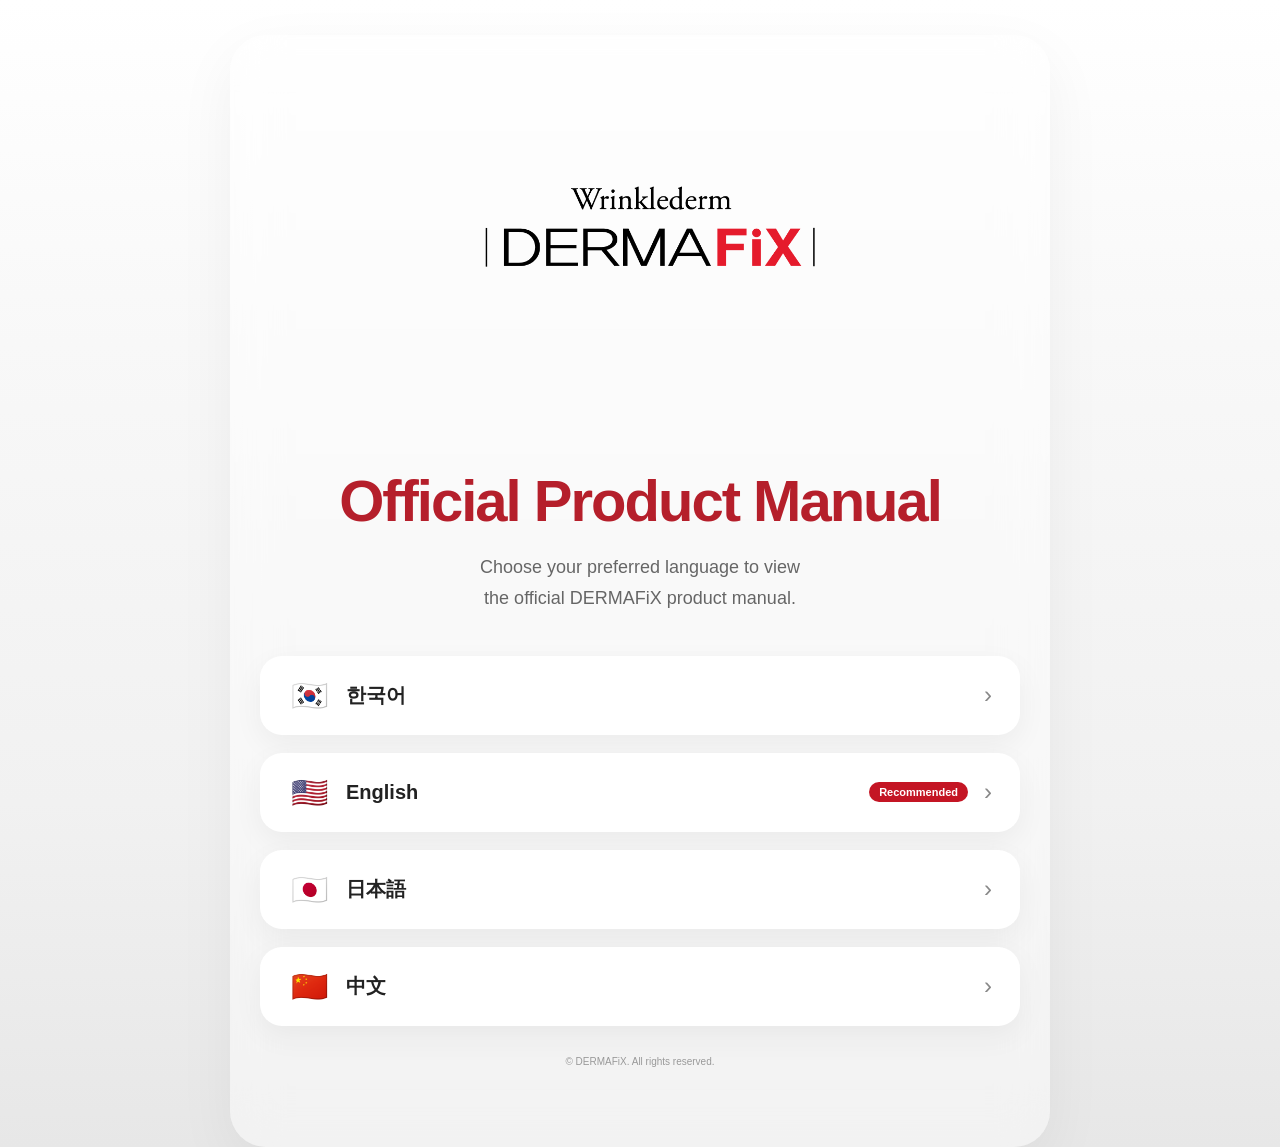
<file: index.html>
<!DOCTYPE html>
<html lang="en">

<head>

    <meta charset="UTF-8">

    <meta name="viewport" content="width=device-width, initial-scale=1.0">

    <title>DERMAFiX Product Manual</title>

    <link rel="stylesheet" href="style.css">

</head>

<body>

<div class="container">

    <!-- Logo -->
    <img src="logo.png" class="logo" alt="DERMAFiX Logo">

    <!-- Title -->
    <h1>Official Product Manual</h1>

    <!-- Description -->
    <p class="sub">
        Choose your preferred language to view<br>
        the official DERMAFiX product manual.
    </p>

    <!-- Language Cards -->
    <div class="cards">

        <!-- Korean -->
        <a href="korea.pdf" class="card" target="_blank">

            <span class="flag">🇰🇷</span>

            <div class="info">
                <strong>한국어</strong>
            </div>

            <span class="badge" id="ko-badge">
                Recommended
            </span>

            <span class="arrow">›</span>

        </a>

        <!-- English -->
        <a href="eng.pdf" class="card" target="_blank">

            <span class="flag">🇺🇸</span>

            <div class="info">
                <strong>English</strong>
            </div>

            <span class="badge" id="en-badge">
                Recommended
            </span>

            <span class="arrow">›</span>

        </a>

        <!-- Japanese -->
        <a href="japan.pdf" class="card" target="_blank">

            <span class="flag">🇯🇵</span>

            <div class="info">
                <strong>日本語</strong>
            </div>

            <span class="badge" id="ja-badge">
                Recommended
            </span>

            <span class="arrow">›</span>

        </a>

        <!-- Chinese -->
        <a href="china.pdf" class="card" target="_blank">

            <span class="flag">🇨🇳</span>

            <div class="info">
                <strong>中文</strong>
            </div>

            <span class="badge" id="zh-badge">
                Recommended
            </span>

            <span class="arrow">›</span>

        </a>

    </div>

    <footer>
        © DERMAFiX. All rights reserved.
    </footer>

</div>

<script src="script.js"></script>

</body>

</html>
</file>
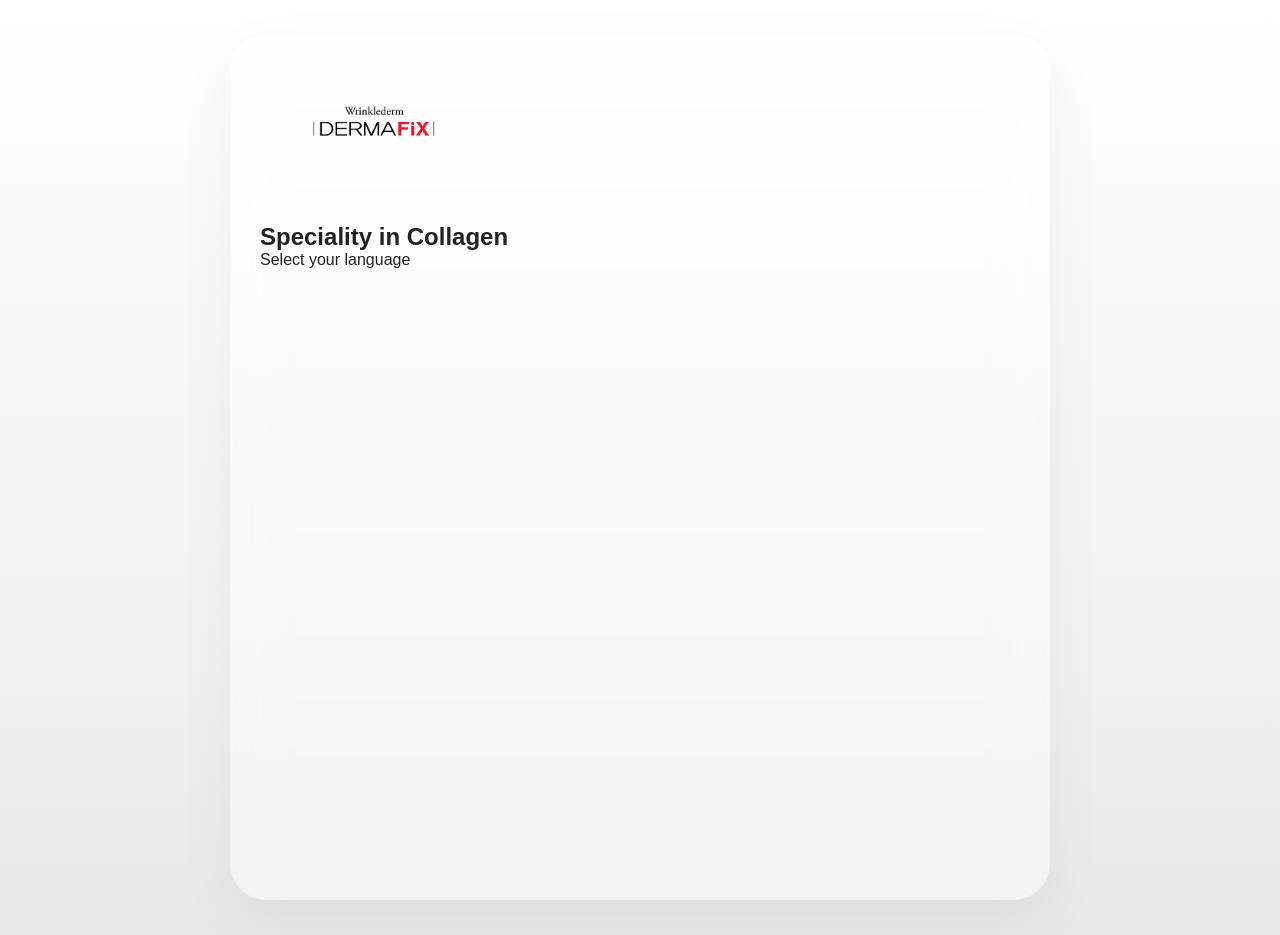
<file: index (2).html>
<!DOCTYPE html>
<html lang="en">
<head>
<meta charset="UTF-8">
<meta name="viewport" content="width=device-width, initial-scale=1.0">
<title>DERMAFIX Manual</title>

<link rel="stylesheet" href="style.css">
</head>

<body>

<div class="container">

    <img src="logo.png" alt="DERMAFIX Logo" style="max-width:220px;width:70%;margin-bottom:20px;">

    <h2>Speciality in Collagen</h2>

    <p>Select your language</p>

    <div id="buttons"></div>

</div>

<script src="script.js"></script>

</body>
</html>
</file>
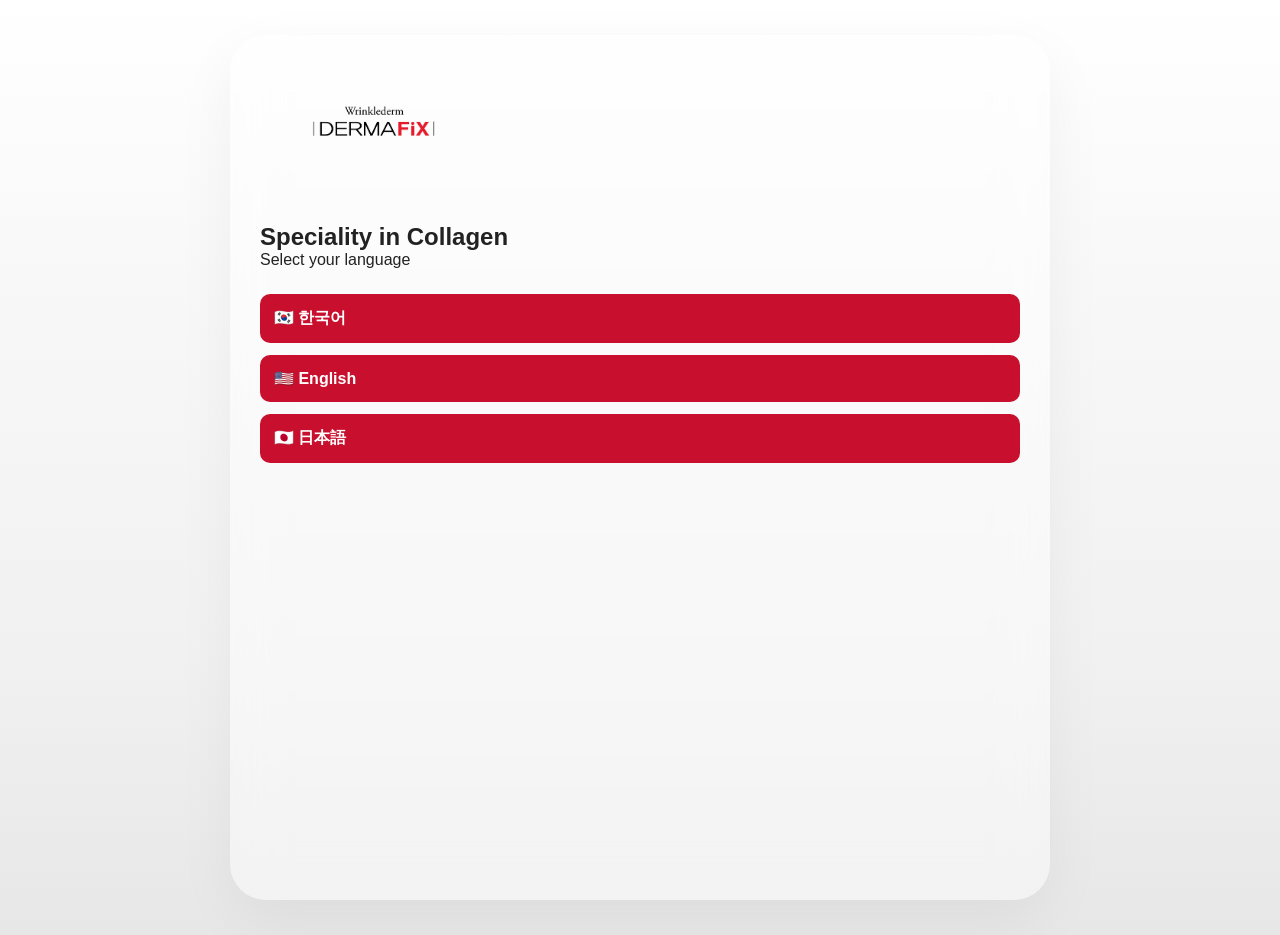
<file: index(5).html>
<!DOCTYPE html>
<html lang="ko">
<head>
<meta charset="UTF-8">
<meta name="viewport" content="width=device-width, initial-scale=1.0">
<title>DERMAFIX Manual</title>
<link rel="stylesheet" href="style.css">
<style>
.buttons{display:flex;flex-direction:column;gap:12px;margin-top:25px}
.btn{display:block;text-decoration:none;padding:14px;border-radius:10px;
background:#c8102e;color:#fff;font-weight:bold}
.btn:hover{opacity:.9}
</style>
</head>
<body>
<div class="container">
<img src="logo.png" alt="DERMAFIX Logo" style="max-width:220px;width:70%;margin-bottom:20px;">
<h2>Speciality in Collagen</h2>
<p>Select your language</p>

<div class="buttons">
<a class="btn" href="korean.pdf.pdf" target="_blank">🇰🇷 한국어</a>
<a class="btn" href="english.pdf.pdf" target="_blank">🇺🇸 English</a>
<a class="btn" href="japanese.pdf.pdf" target="_blank">🇯🇵 日本語</a>
</div>

</div>
</body>
</html>
</file>
<file: style.css>
*{
    margin:0;
    padding:0;
    box-sizing:border-box;
}

body{

    font-family:-apple-system,BlinkMacSystemFont,"Segoe UI",Roboto,Arial,sans-serif;

    color:#222;

    background:
        linear-gradient(
            180deg,
            #ffffff 0%,
            #f8f8f8 30%,
            #f1f1f1 70%,
            #e7e7e7 100%
        );

    min-height:100vh;

}

.container{

    max-width:820px;

    min-height:calc(100vh - 35px);

    margin:35px auto 0;

    padding:25px 30px 80px;

    box-sizing:border-box;

    border:none;

    border-radius:36px;

    background:rgba(255,255,255,.45);

    backdrop-filter:blur(24px);

    -webkit-backdrop-filter:blur(24px);

    box-shadow:
        0 20px 60px rgba(0,0,0,.05);

}

.logo{

    width:600px;

    display:block;

    margin:0 auto 28px;

}

.logo:hover{

    transform:scale(1.03);

}

h1{

    font-size:58px;

    font-weight:800;

    letter-spacing:-2px;

    color:#b51f2b;

    text-align:center;

    margin-bottom:18px;

}

.sub{

    text-align:center;

    font-size:18px;

    color:#666;

    line-height:1.7;

    margin-bottom:42px;

}

.cards{

    width:100%;

    display:flex;

    flex-direction:column;

    gap:18px;

    margin-bottom:30px;

}

.card{

    color:#222;
    
    display:flex;

    align-items:center;

    justify-content:space-between;

    gap:16px;

    text-decoration:none;

    background:#fff;

    padding:22px 28px;

    border-radius:22px;

    box-shadow:

    0 10px 30px rgba(0,0,0,.05);

    border:none;

}

.arrow{

    color:#888;

    font-size:24px;

    font-weight:300;

    flex-shrink:0;

}
    
.card:hover{

    transform:translateY(-8px) scale(1.02);

    box-shadow:
    0 28px 60px rgba(0,0,0,.15);

}

.flag{

    font-size:30px;

    width:42px;

    display:flex;

    justify-content:center;

    align-items:center;

    flex-shrink:0;

}

.info{

    flex:1;

    display:flex;

    align-items:center;

    gap:10px;

}

.info strong{

    font-size:20px;

    color:#222;

    font-weight:700;

}


.badge{

    display:inline-flex;

    align-items:center;

    justify-content:center;

    padding:4px 10px;

    border-radius:999px;

    background:#c41524;

    color:#fff;

    font-size:11px;

    font-weight:700;

    margin-left:8px;

    flex-shrink:0;

}

@media (max-width:700px){

    .container{

        margin:18px auto;

        padding:28px 18px 20px;

    }

    .logo{

        width:300px;

        margin-bottom:18px;

    }

    h1{

        font-size:34px;

        margin-bottom:10px;

    }

    .sub{

        font-size:15px;

        line-height:1.5;

        margin-bottom:24px;

    }

    .cards{

        gap:10px;

    }

    .card{

        padding:16px 18px;

    }

    .flag{

    font-size:30px;

    width:42px;

    display:flex;

    justify-content:center;

    align-items:center;

    flex-shrink:0;

}

    .info strong{

        font-size:17px;

    }

    .badge{

    padding:4px 9px;

    font-size:10px;

}

    .arrow{

        font-size:24px;

    }

}

/* ---------- Card Animation ---------- */

.card{
    opacity:0;
    animation:fadeUp .6s ease forwards;
}

.card:nth-child(1){animation-delay:.15s;}
.card:nth-child(2){animation-delay:.3s;}
.card:nth-child(3){animation-delay:.45s;}
.card:nth-child(4){animation-delay:.6s;}

@keyframes fadeUp{

    from{
        opacity:0;
        transform:translateY(35px);
    }

    to{
        opacity:1;
        transform:translateY(0);
    }

}

footer{

    margin-top:26px;

    text-align:center;

    font-size:10px;

    color:#999;

}
</file>
